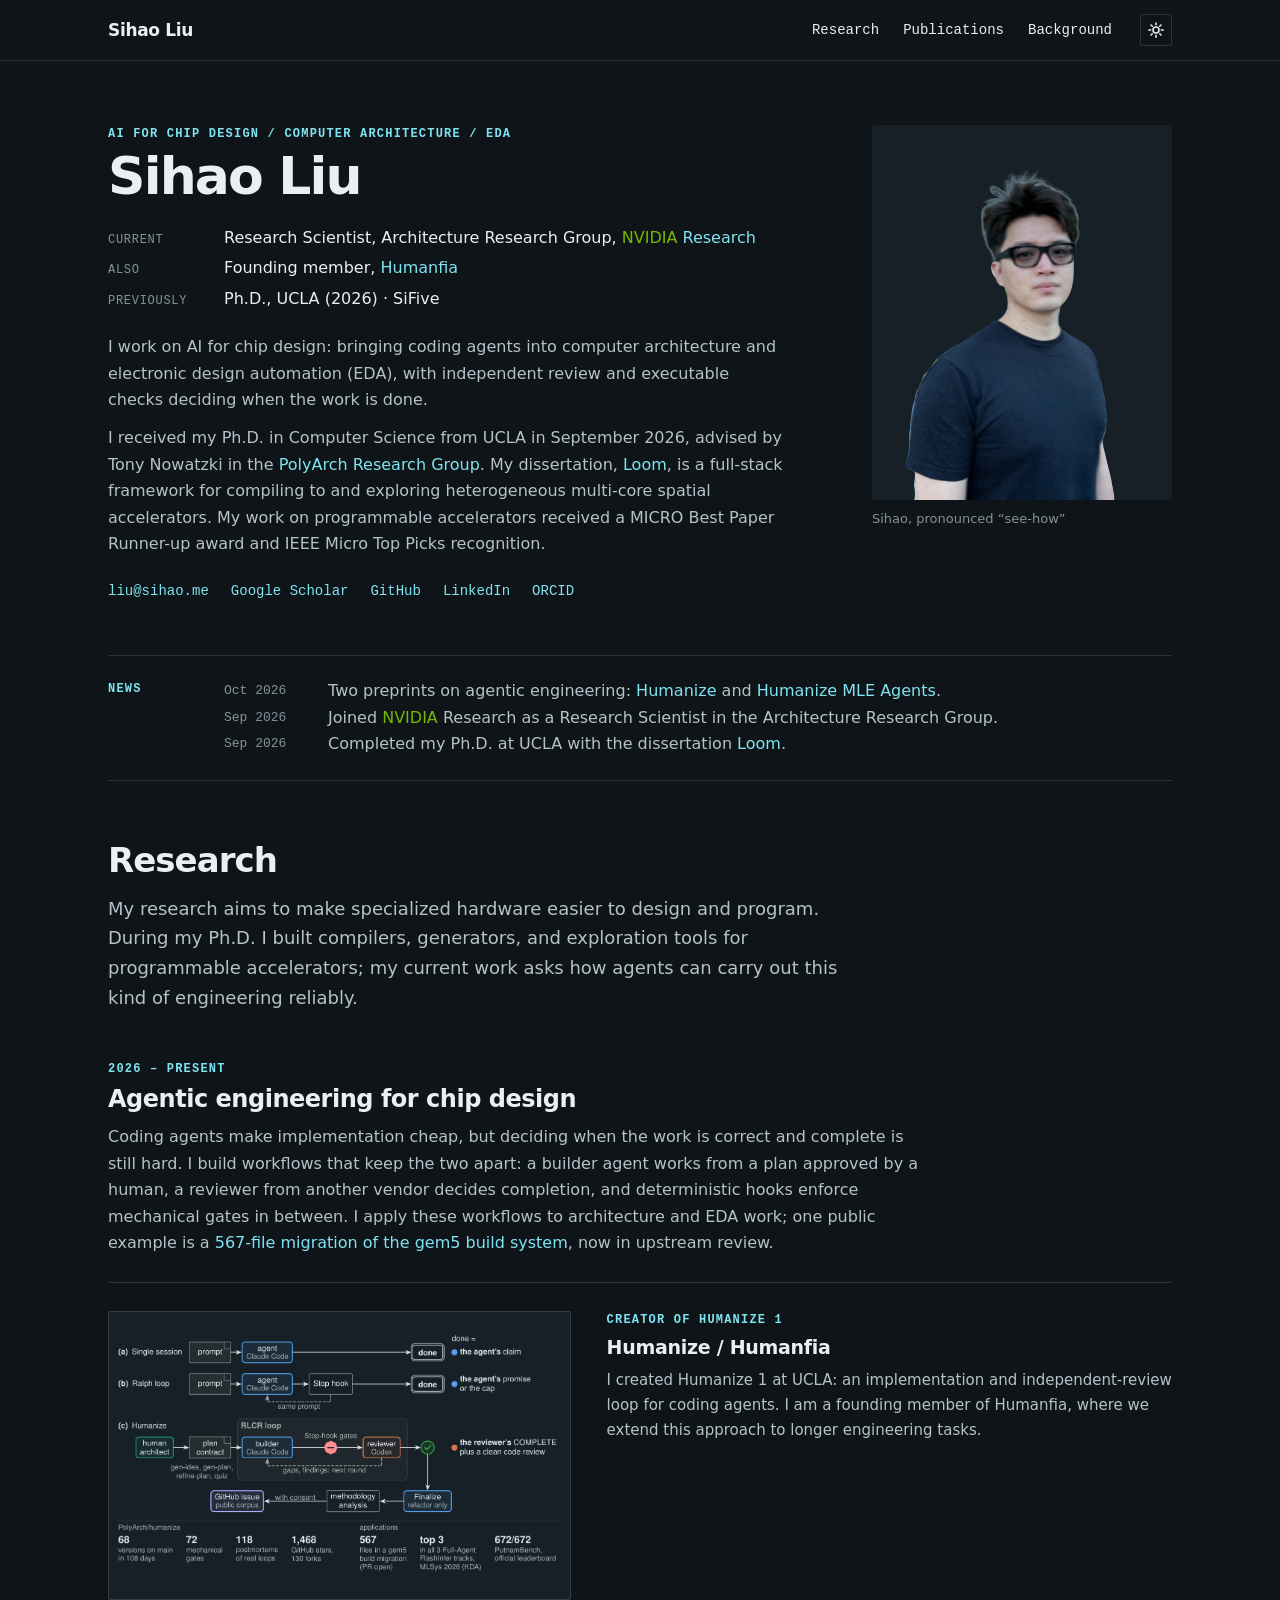
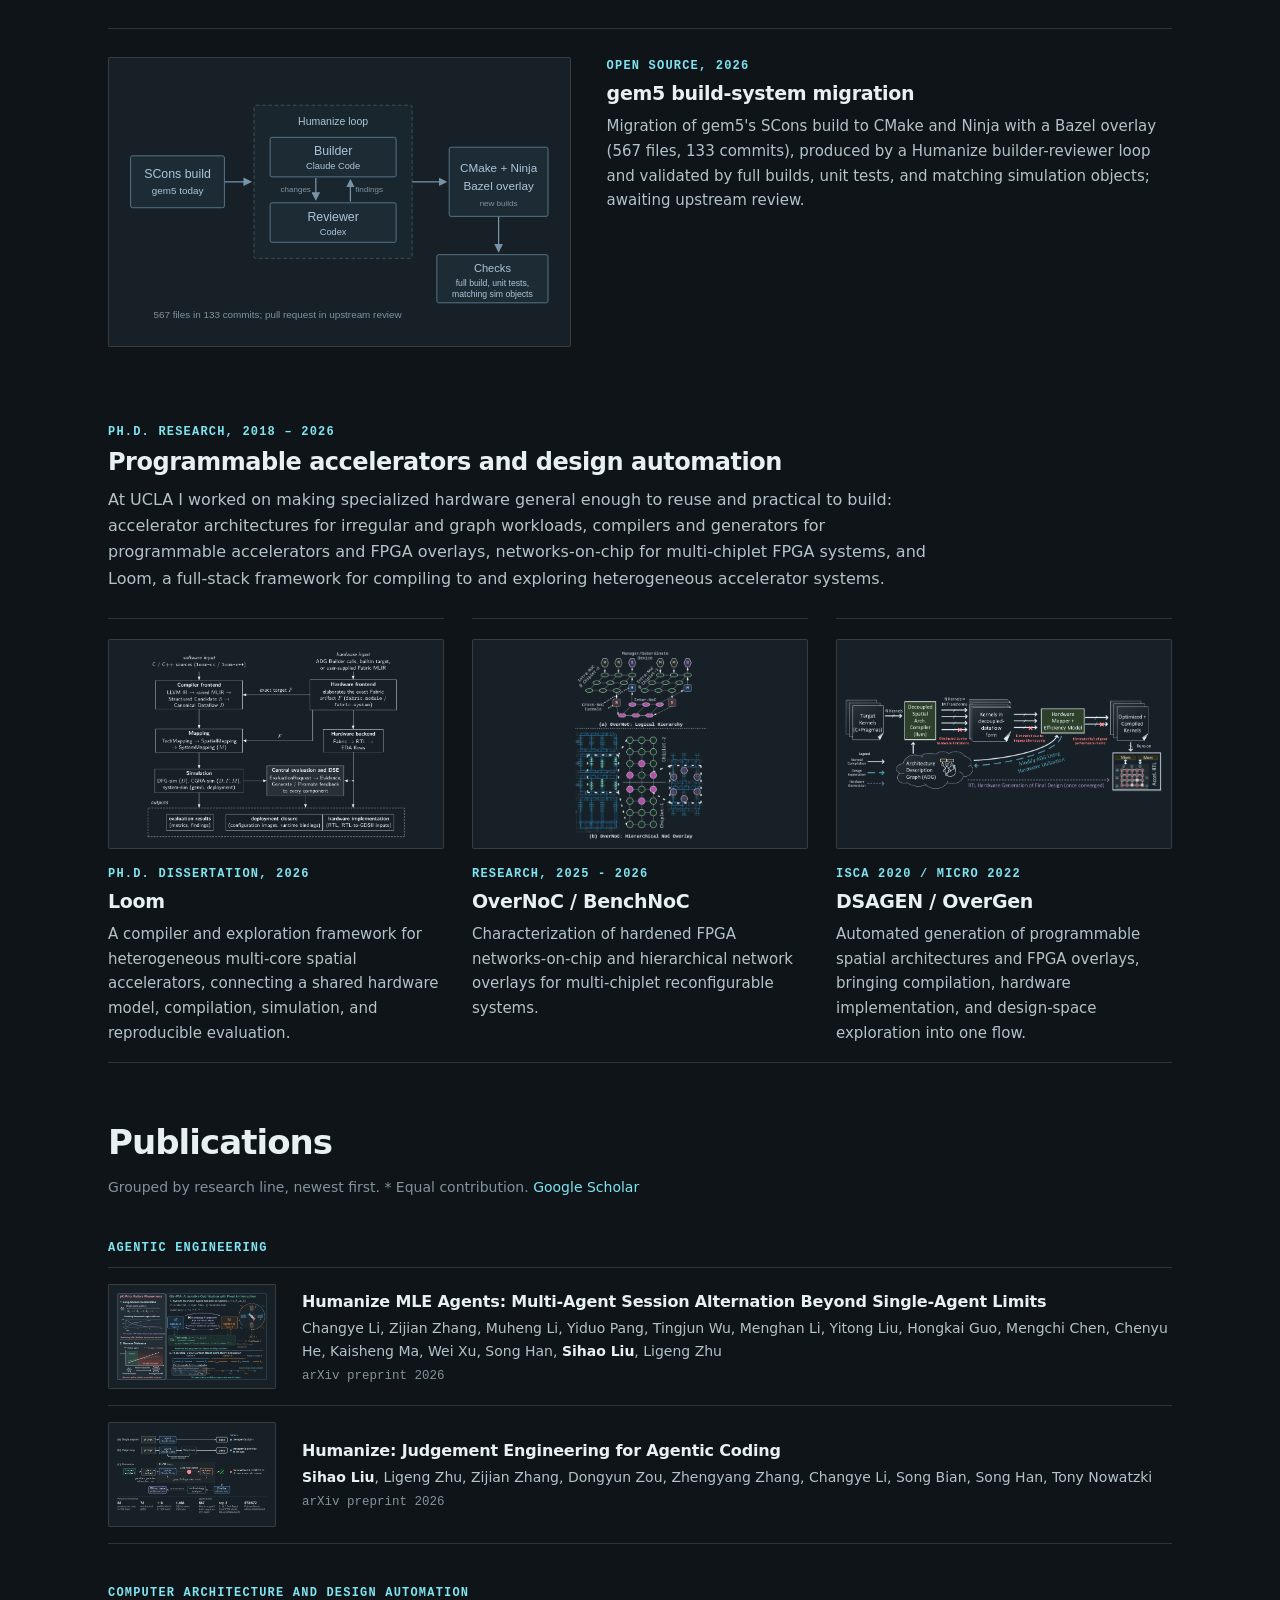
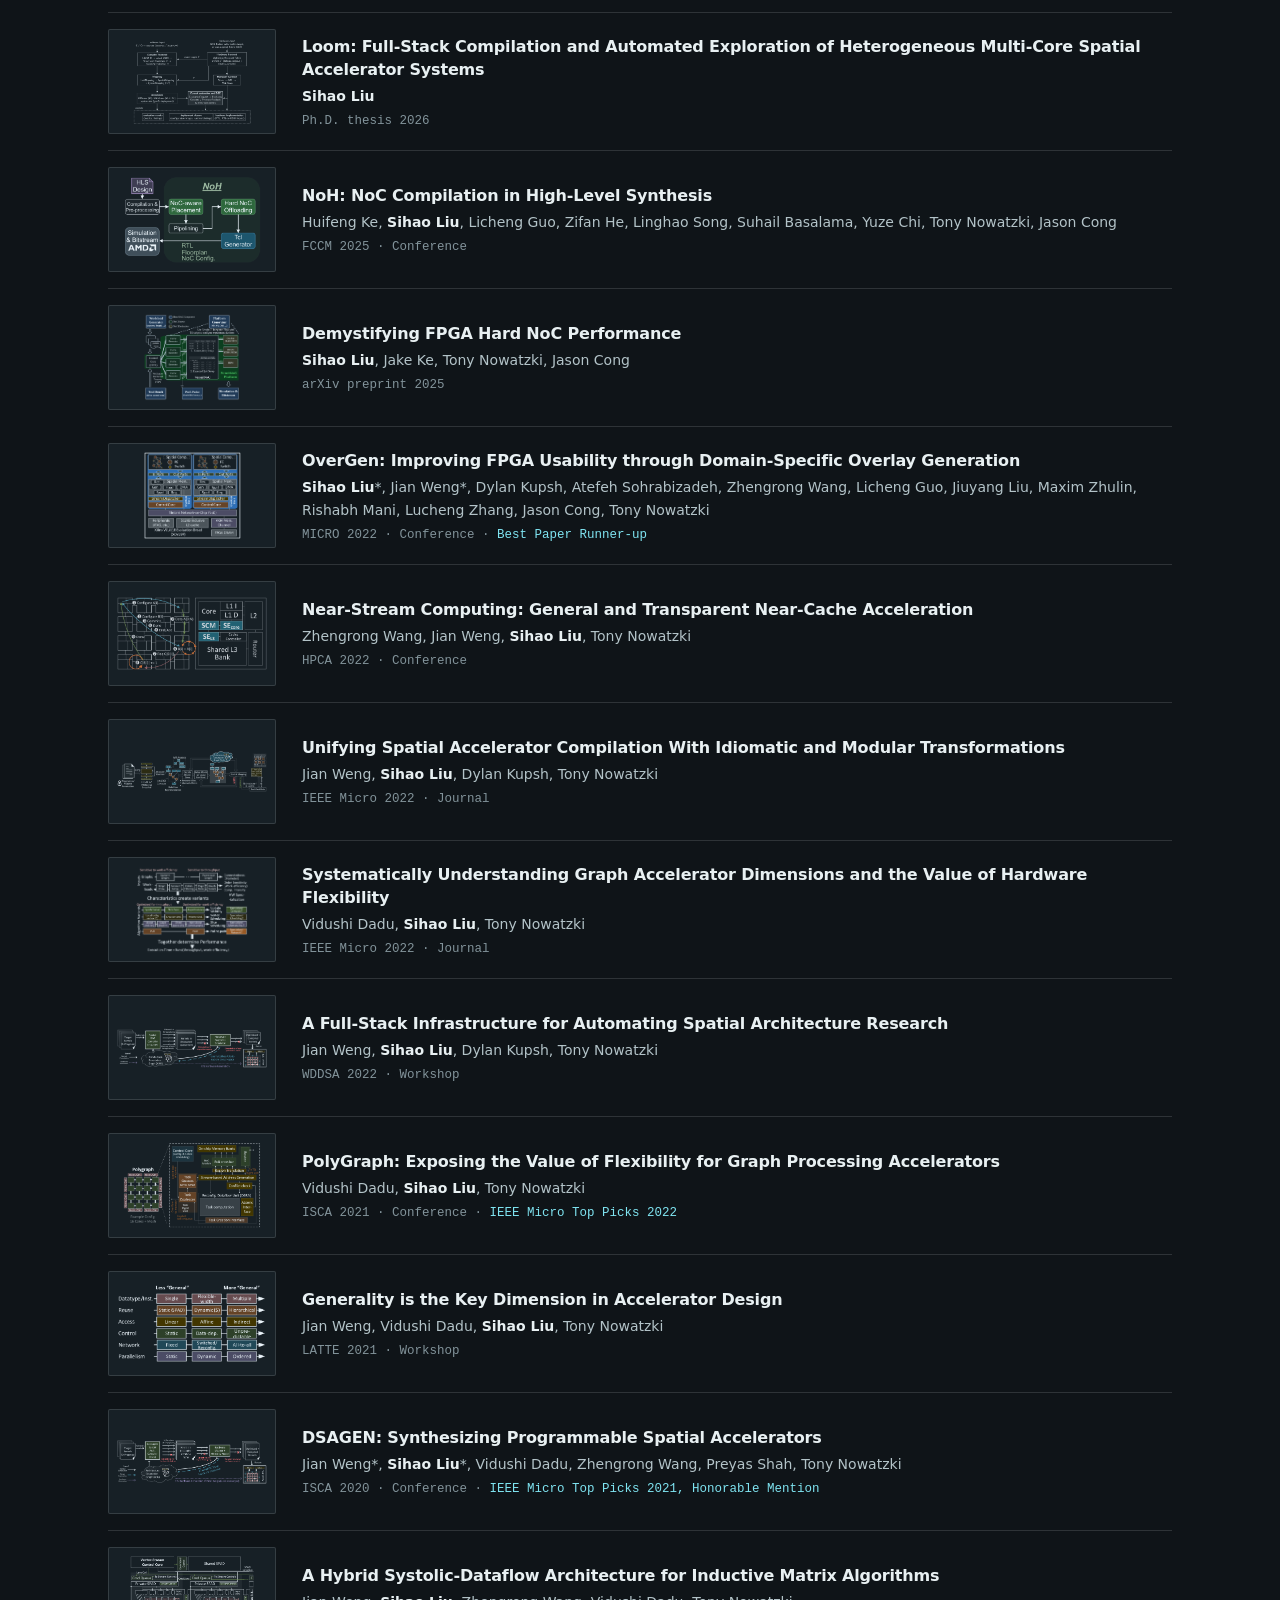
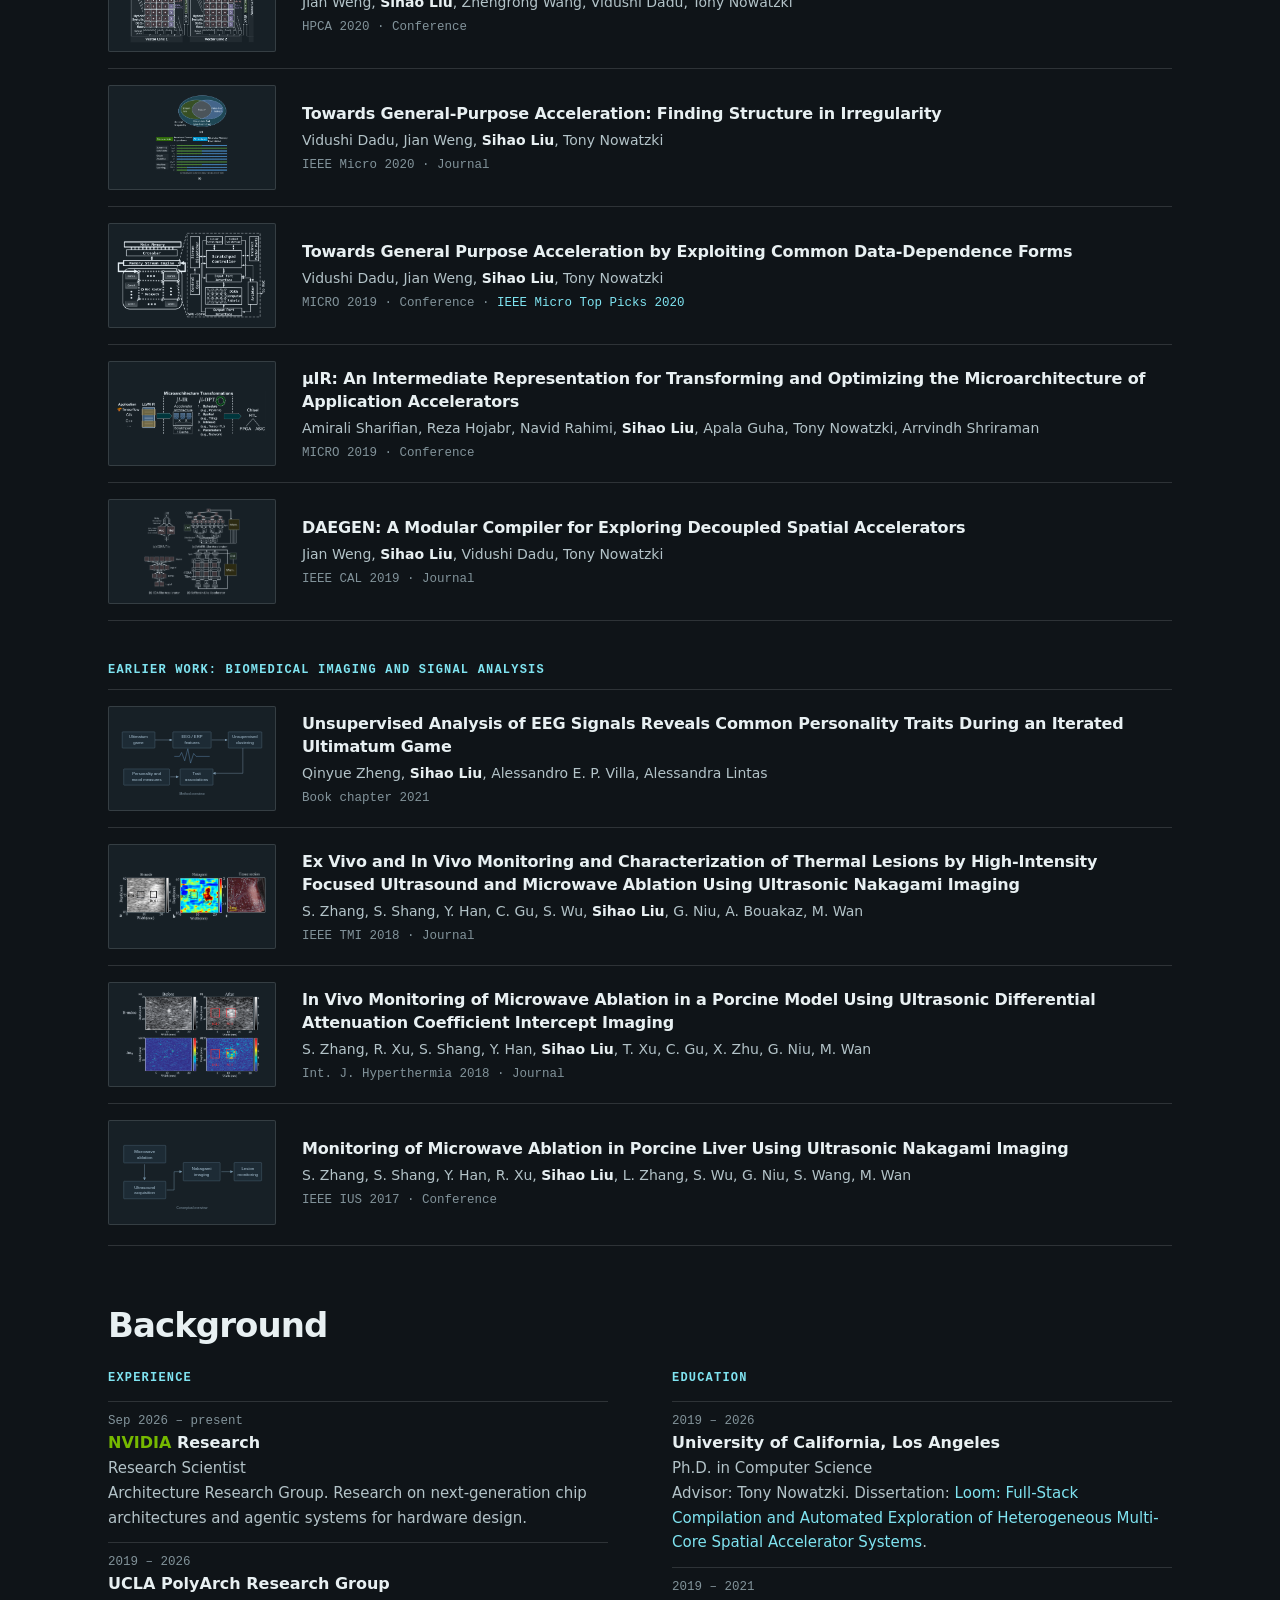
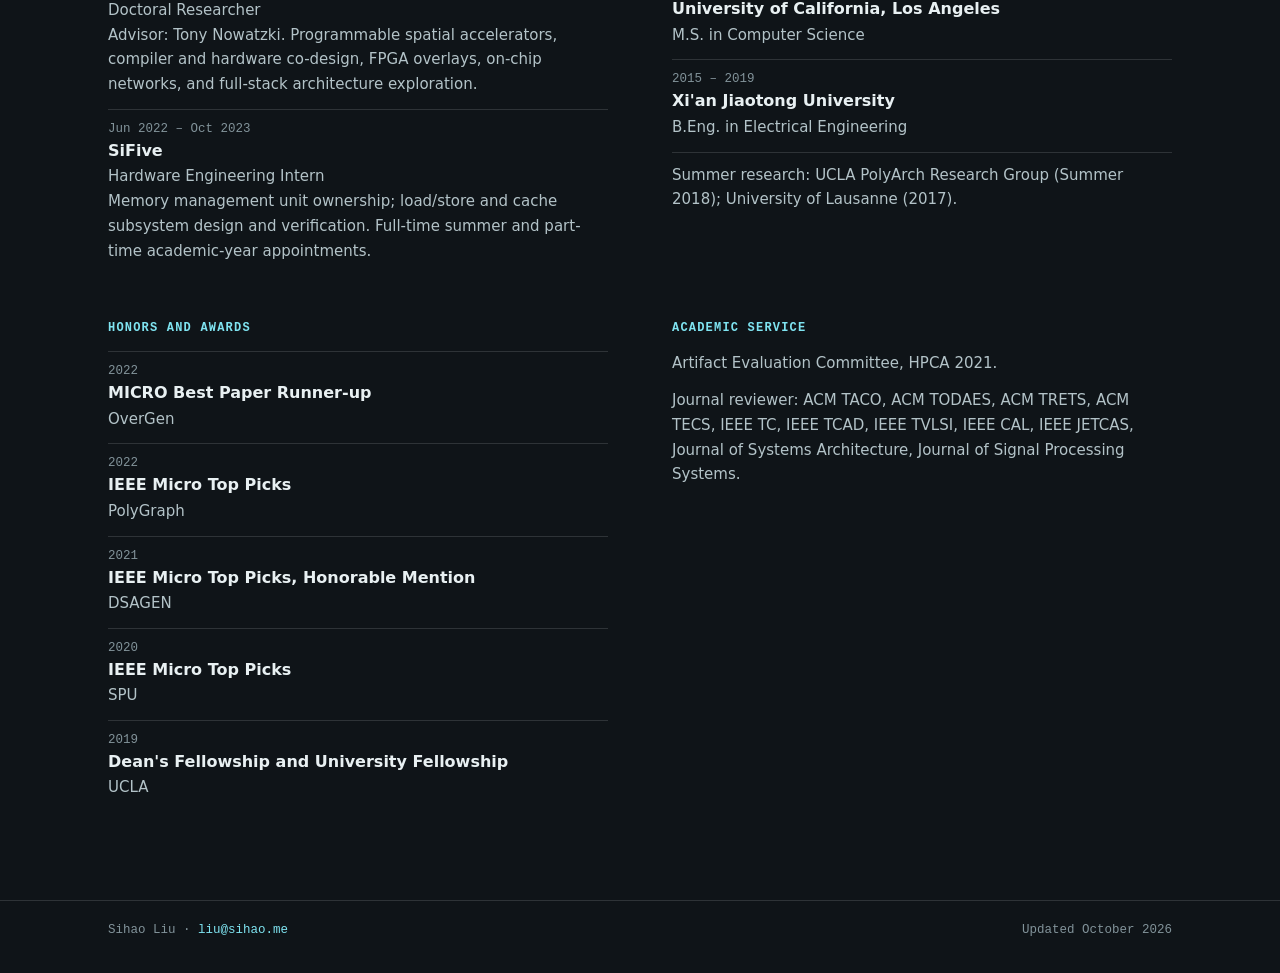
<file: index.html>
<!doctype html>
<html lang="en" data-theme="dark">
<head>
  <meta charset="utf-8">
  <meta name="viewport" content="width=device-width, initial-scale=1">
  <title>Sihao Liu | AI for Chip Design | NVIDIA Research</title>
  <meta name="description" content="Sihao Liu is a Research Scientist at NVIDIA Research working on AI for chip design: coding agents for computer architecture and EDA. Founding member of Humanfia. Ph.D., UCLA.">
  <meta name="color-scheme" content="dark light">
  <link rel="canonical" href="https://sihao.me/">
  <link rel="icon" href="assets/favicon.svg" type="image/svg+xml">
  <script>try { if (localStorage.getItem("theme") === "light") document.documentElement.dataset.theme = "light"; } catch {}</script>
  <link rel="stylesheet" href="stylesheet.css">
  <script src="theme.js" defer></script>
  <script src="figures.js" defer></script>
</head>
<body>
<svg class="figure-filters" aria-hidden="true" xmlns="http://www.w3.org/2000/svg">
  <defs>
    <!-- Reverse paper/ink luminance while retaining chromatic differences in sRGB:
         out = ink + 0.82 * (rgb - 2 * luma). White maps to --figure-paper; black maps to the paper-white ink. -->
    <filter id="dark-figure-ink" color-interpolation-filters="sRGB">
      <feColorMatrix type="matrix" values=".471 -1.173 -.118 0 .910 -.349 -.353 -.118 0 .945 -.349 -1.173 .702 0 .969 0 0 0 1 0"/>
    </filter>
  </defs>
</svg>
<dialog class="figure-viewer" aria-label="Enlarged figure">
  <div class="figure-viewer-controls"><a class="figure-original" target="_blank" rel="noopener noreferrer">Original image</a><button type="button" class="figure-close" aria-label="Close enlarged figure">Close</button></div>
  <figure class="work-figure figure-enlarged"></figure>
</dialog>
<a class="skip-link" href="#main">Skip to content</a>
<header class="site-header">
  <div class="header-inner">
    <a class="wordmark" href="#top">Sihao Liu</a>
    <nav aria-label="Main navigation"><a href="#research">Research</a><a href="#publications">Publications</a><a href="#background">Background</a></nav>
    <button id="theme-toggle" type="button" hidden><svg class="dark-only" viewBox="0 0 24 24" width="18" height="18" fill="none" stroke="currentColor" stroke-width="2" stroke-linecap="round" stroke-linejoin="round" aria-hidden="true"><circle cx="12" cy="12" r="4"/><path d="M12 2.5V5M12 19v2.5M2.5 12H5M19 12h2.5M5.28 5.28l1.77 1.77M16.95 16.95l1.77 1.77M5.28 18.72l1.77-1.77M16.95 7.05l1.77-1.77"/></svg><svg class="light-only" viewBox="0 0 24 24" width="18" height="18" fill="none" stroke="currentColor" stroke-width="2" stroke-linecap="round" stroke-linejoin="round" aria-hidden="true"><path d="M11.5 3.5A8.5 8.5 0 1 0 20.5 12.5A6.5 6.5 0 0 1 11.5 3.5Z"/></svg></button>
  </div>
</header>
<main id="main">
  <section class="intro" id="top" aria-labelledby="name">
    <div class="intro-head">
      <p class="kicker">AI for chip design / Computer architecture / EDA</p>
      <h1 id="name">Sihao Liu</h1>
    </div>
    <figure class="portrait"><div class="portrait-plate"><img class="light-only" src="assets/portrait-light-shirt-680.webp" srcset="assets/portrait-light-shirt-340.webp 340w, assets/portrait-light-shirt-680.webp 680w, assets/portrait-light-shirt-1020.webp 1020w" sizes="(max-width: 760px) 260px, 360px" alt="Sihao Liu" width="1020" height="1020" loading="lazy" decoding="async"><img class="dark-only" src="assets/portrait-680.webp" srcset="assets/portrait-340.webp 340w, assets/portrait-680.webp 680w, assets/portrait-1020.webp 1020w" sizes="(max-width: 760px) 260px, 360px" alt="Sihao Liu" width="1020" height="1020" loading="lazy" decoding="async"></div><figcaption>Sihao, pronounced &ldquo;see-how&rdquo;</figcaption></figure>
    <div class="intro-body">
      <dl class="roles">
        <div><dt>Current</dt><dd>Research Scientist, Architecture Research Group, <a href="https://research.nvidia.com/person/sihao-liu"><span class="nvidia-word">NVIDIA</span> Research</a></dd></div>
        <div><dt>Also</dt><dd>Founding member, <a href="https://humanfia.ai/about/">Humanfia</a></dd></div>
        <div><dt>Previously</dt><dd>Ph.D., UCLA (2026) &middot; SiFive</dd></div>
      </dl>
      <p>I work on AI for chip design: bringing coding agents into computer architecture and electronic design automation (EDA), with independent review and executable checks deciding when the work is done.</p>
      <p>I received my Ph.D. in Computer Science from UCLA in September 2026, advised by Tony Nowatzki in the <a href="https://polyarch.cs.ucla.edu/">PolyArch Research Group</a>. My dissertation, <a href="#paper-loom">Loom</a>, is a full-stack framework for compiling to and exploring heterogeneous multi-core spatial accelerators. My work on programmable accelerators received a MICRO Best Paper Runner-up award and IEEE Micro Top Picks recognition.</p>
      <p class="links"><a href="mailto:liu@sihao.me">liu@sihao.me</a><a href="https://scholar.google.com/citations?user=0rzPGiYAAAAJ">Google Scholar</a><a href="https://github.com/SihaoLiu">GitHub</a><a href="https://www.linkedin.com/in/sihao-liu">LinkedIn</a><a href="https://orcid.org/0000-0003-0937-2460">ORCID</a></p>
    </div>
  </section>
  <section class="news" aria-labelledby="news-heading">
    <h2 id="news-heading" class="kicker">News</h2>
    <ul>
      <li><time datetime="2026-10">Oct 2026</time><span>Two preprints on agentic engineering: <a href="#paper-humanize-preprint">Humanize</a> and <a href="#paper-humanize-mle">Humanize MLE Agents</a>.</span></li>
      <li><time datetime="2026-09">Sep 2026</time><span>Joined <span class="nvidia-word">NVIDIA</span> Research as a Research Scientist in the Architecture Research Group.</span></li>
      <li><time datetime="2026-09">Sep 2026</time><span>Completed my Ph.D. at UCLA with the dissertation <a href="#paper-loom">Loom</a>.</span></li>
    </ul>
  </section>
  <section id="research" aria-labelledby="research-heading">
    <h2 id="research-heading">Research</h2>
    <p class="lede">My research aims to make specialized hardware easier to design and program. During my Ph.D. I built compilers, generators, and exploration tools for programmable accelerators; my current work asks how agents can carry out this kind of engineering reliably.</p>
    <div class="thread">
      <p class="kicker">2026 &ndash; present</p>
      <h3>Agentic engineering for chip design</h3>
      <p class="thread-text">Coding agents make implementation cheap, but deciding when the work is correct and complete is still hard. I build workflows that keep the two apart: a builder agent works from a plan approved by a human, a reviewer from another vendor decides completion, and deterministic hooks enforce mechanical gates in between. I apply these workflows to architecture and EDA work; one public example is a <a href="https://github.com/gem5/gem5/pull/2969">567-file migration of the gem5 build system</a>, now in upstream review.</p>
      <div class="project-list">
        <article class="project" id="project-humanize"><figure class="work-figure"><a href="assets/work/humanize-preprint.png" target="_blank" rel="noopener noreferrer" title="Figure 1" aria-label="Enlarge figure: humanize-preprint"><svg viewBox="0 0 1191 657" role="img" aria-label="Humanize compares single-session and Ralph loops with a plan contract, builder, independent reviewer, mechanical gates, and a learning loop."><g class="figure-ink"><image href="assets/work/humanize-preprint.png" width="1191" height="657"/></g></svg></a></figure><div class="project-text"><p class="kicker">Creator of Humanize 1</p><h4><a href="https://humanfia.ai/about/">Humanize / Humanfia</a></h4><p>I created Humanize 1 at UCLA: an implementation and independent-review loop for coding agents. I am a founding member of Humanfia, where we extend this approach to longer engineering tasks.</p></div></article><article class="project" id="project-gem5"><figure class="work-figure"><a href="assets/work/gem5.svg" target="_blank" rel="noopener noreferrer" title="Migration overview (original illustration)" aria-label="Enlarge figure: gem5"><svg viewBox="0 0 720.0 400.0" role="img" aria-label="gem5 build-system migration: a Humanize loop with a Claude Code builder and a Codex reviewer moves gem5 from SCons to CMake and Ninja with a Bazel overlay, checked by the full build, unit tests, and matching simulation objects."><g class="figure-ink"><image href="assets/work/gem5.svg" width="720.0" height="400.0"/></g></svg></a></figure><div class="project-text"><p class="kicker">Open source, 2026</p><h4><a href="https://github.com/gem5/gem5/pull/2969">gem5 build-system migration</a></h4><p>Migration of gem5&#x27;s SCons build to CMake and Ninja with a Bazel overlay (567 files, 133 commits), produced by a Humanize builder-reviewer loop and validated by full builds, unit tests, and matching simulation objects; awaiting upstream review.</p></div></article>
        
      </div>
    </div>
    <div class="thread">
      <p class="kicker">Ph.D. research, 2018 &ndash; 2026</p>
      <h3>Programmable accelerators and design automation</h3>
      <p class="thread-text">At UCLA I worked on making specialized hardware general enough to reuse and practical to build: accelerator architectures for irregular and graph workloads, compilers and generators for programmable accelerators and FPGA overlays, networks-on-chip for multi-chiplet FPGA systems, and Loom, a full-stack framework for compiling to and exploring heterogeneous accelerator systems.</p>
      <div class="project-grid"><article class="project" id="project-loom"><figure class="work-figure"><a href="assets/work/loom.png" target="_blank" rel="noopener noreferrer" title="Figure 3.1" aria-label="Enlarge figure: loom"><svg viewBox="0 0 843 613" role="img" aria-label="Loom full-stack architecture linking compiler and hardware frontends, mapping, simulation, hardware generation, and shared evaluation."><g class="figure-ink"><image href="assets/work/loom.png" width="843" height="613"/></g></svg></a></figure><div class="project-text"><p class="kicker">Ph.D. dissertation, 2026</p><h4><a href="https://escholarship.org/uc/item/84k2g515">Loom</a></h4><p>A compiler and exploration framework for heterogeneous multi-core spatial accelerators, connecting a shared hardware model, compilation, simulation, and reproducible evaluation.</p></div></article><article class="project" id="project-overnoc"><figure class="work-figure"><a href="assets/work/overnoc.png" target="_blank" rel="noopener noreferrer" title="Dissertation Figure 6.12, logical hierarchy and overlay" aria-label="Enlarge figure: overnoc"><svg viewBox="0 0 712 995" role="img" aria-label="OverNoC logical hierarchy and a hierarchical NoC overlay spanning multiple FPGA chiplets."><g class="figure-ink"><image href="assets/work/overnoc.png" width="712" height="995"/></g></svg></a></figure><div class="project-text"><p class="kicker">Research, 2025 - 2026</p><h4><a href="https://arxiv.org/abs/2503.10861">OverNoC / BenchNoC</a></h4><p>Characterization of hardened FPGA networks-on-chip and hierarchical network overlays for multi-chiplet reconfigurable systems.</p></div></article><article class="project" id="project-dsa"><figure class="work-figure"><a href="assets/work/dsagen.png" target="_blank" rel="noopener noreferrer" title="Figure 1" aria-label="Enlarge figure: dsagen"><svg viewBox="0 0 961 286" role="img" aria-label="DSAGEN flow from target kernels through a decoupled spatial compiler and hardware mapper, with an architecture description graph guiding exploration and RTL generation."><g class="figure-ink"><image href="assets/work/dsagen.png" width="961" height="286"/></g></svg></a></figure><div class="project-text"><p class="kicker">ISCA 2020 / MICRO 2022</p><h4><a href="https://github.com/PolyArch/dsa-framework">DSAGEN / OverGen</a></h4><p>Automated generation of programmable spatial architectures and FPGA overlays, bringing compilation, hardware implementation, and design-space exploration into one flow.</p></div></article></div>
    </div>
  </section>
  <section id="publications" aria-labelledby="publications-heading">
    <h2 id="publications-heading">Publications</h2>
    <p class="note">Grouped by research line, newest first. * Equal contribution. <a href="https://scholar.google.com/citations?user=0rzPGiYAAAAJ">Google Scholar</a></p>
    <h3 class="kicker group">Agentic engineering</h3>
    <article class="paper" id="paper-humanize-mle"><figure class="work-figure"><a href="assets/work/humanize-mle.png" target="_blank" rel="noopener noreferrer" title="Figure 1" aria-label="Enlarge figure: humanize-mle"><svg viewBox="0 0 1143 663" role="img" aria-label="Humanize MLE Agents alternate agents with capped experiments and context resets over a shared workspace, modelled as a context-reset semi-Markov decision process."><g class="figure-ink"><image href="assets/work/humanize-mle.png" width="1143" height="663"/></g></svg></a></figure><div class="paper-text"><h4><a href="https://arxiv.org/abs/2610.13494">Humanize MLE Agents: Multi-Agent Session Alternation Beyond Single-Agent Limits</a></h4><p class="paper-authors">Changye Li, Zijian Zhang, Muheng Li, Yiduo Pang, Tingjun Wu, Menghan Li, Yitong Liu, Hongkai Guo, Mengchi Chen, Chenyu He, Kaisheng Ma, Wei Xu, Song Han, <strong>Sihao Liu</strong>, Ligeng Zhu</p><p class="paper-meta">arXiv preprint 2026</p></div></article><article class="paper" id="paper-humanize-preprint"><figure class="work-figure"><a href="assets/work/humanize-preprint.png" target="_blank" rel="noopener noreferrer" title="Figure 1" aria-label="Enlarge figure: humanize-preprint"><svg viewBox="0 0 1191 657" role="img" aria-label="Humanize compares single-session and Ralph loops with a plan contract, builder, independent reviewer, mechanical gates, and a learning loop."><g class="figure-ink"><image href="assets/work/humanize-preprint.png" width="1191" height="657"/></g></svg></a></figure><div class="paper-text"><h4><a href="https://arxiv.org/abs/2610.08900">Humanize: Judgement Engineering for Agentic Coding</a></h4><p class="paper-authors"><strong>Sihao Liu</strong>, Ligeng Zhu, Zijian Zhang, Dongyun Zou, Zhengyang Zhang, Changye Li, Song Bian, Song Han, Tony Nowatzki</p><p class="paper-meta">arXiv preprint 2026</p></div></article>
    <h3 class="kicker group">Computer architecture and design automation</h3>
    <article class="paper" id="paper-loom"><figure class="work-figure"><a href="assets/work/loom.png" target="_blank" rel="noopener noreferrer" title="Figure 3.1" aria-label="Enlarge figure: loom"><svg viewBox="0 0 843 613" role="img" aria-label="Loom full-stack architecture linking compiler and hardware frontends, mapping, simulation, hardware generation, and shared evaluation."><g class="figure-ink"><image href="assets/work/loom.png" width="843" height="613"/></g></svg></a></figure><div class="paper-text"><h4><a href="https://escholarship.org/uc/item/84k2g515">Loom: Full-Stack Compilation and Automated Exploration of Heterogeneous Multi-Core Spatial Accelerator Systems</a></h4><p class="paper-authors"><strong>Sihao Liu</strong></p><p class="paper-meta">Ph.D. thesis 2026</p></div></article><article class="paper" id="paper-noh"><figure class="work-figure"><a href="assets/work/noh.png" target="_blank" rel="noopener noreferrer" title="Figure 3" aria-label="Enlarge figure: noh"><svg viewBox="0 0 961 607" role="img" aria-label="NoH compilation flow connecting HLS preprocessing to NoC-aware placement, pipelining, hard NoC offloading, Tcl generation, and simulation or bitstream generation."><g class="figure-ink"><image href="assets/work/noh.png" width="961" height="607"/></g></svg></a></figure><div class="paper-text"><h4><a href="https://suhailb.github.io/uploads/papers/noh.pdf">NoH: NoC Compilation in High-Level Synthesis</a></h4><p class="paper-authors">Huifeng Ke, <strong>Sihao Liu</strong>, Licheng Guo, Zifan He, Linghao Song, Suhail Basalama, Yuze Chi, Tony Nowatzki, Jason Cong</p><p class="paper-meta">FCCM 2025 &middot; Conference</p></div></article><article class="paper" id="paper-benchnoc"><figure class="work-figure"><a href="assets/work/benchnoc.png" target="_blank" rel="noopener noreferrer" title="Figure 4" aria-label="Enlarge figure: benchnoc"><svg viewBox="0 0 961 873" role="img" aria-label="BenchNoC toolchain with workload and platform generators, traffic generators, a Versal NoC, memory targets, a control core, a performance probe, and simulation or bitstream output."><g class="figure-ink"><image href="assets/work/benchnoc.png" width="961" height="873"/></g></svg></a></figure><div class="paper-text"><h4><a href="https://arxiv.org/abs/2503.10861">Demystifying FPGA Hard NoC Performance</a></h4><p class="paper-authors"><strong>Sihao Liu</strong>, Jake Ke, Tony Nowatzki, Jason Cong</p><p class="paper-meta">arXiv preprint 2025</p></div></article><article class="paper" id="paper-overgen"><figure class="work-figure"><a href="assets/work/overgen.png" target="_blank" rel="noopener noreferrer" title="Figure 8" aria-label="Enlarge figure: overgen"><svg viewBox="0 0 961 854" role="img" aria-label="OverGen dual-tile FPGA overlay with spatial compute and memory blocks, stream dispatchers, control cores, and a shared TileLink network."><g class="figure-ink"><image href="assets/work/overgen.png" width="961" height="854"/></g></svg></a></figure><div class="paper-text"><h4><a href="https://polyarch.cs.ucla.edu/papers/micro2022-overgen.pdf">OverGen: Improving FPGA Usability through Domain-Specific Overlay Generation</a></h4><p class="paper-authors"><strong>Sihao Liu</strong>*, Jian Weng*, Dylan Kupsh, Atefeh Sohrabizadeh, Zhengrong Wang, Licheng Guo, Jiuyang Liu, Maxim Zhulin, Rishabh Mani, Lucheng Zhang, Jason Cong, Tony Nowatzki</p><p class="paper-meta">MICRO 2022 &middot; Conference &middot; <em>Best Paper Runner-up</em></p></div></article><article class="paper" id="paper-nearstream"><figure class="work-figure"><a href="assets/work/nearstream.png" target="_blank" rel="noopener noreferrer" title="Figure 5" aria-label="Enlarge figure: nearstream"><svg viewBox="0 0 961 467" role="img" aria-label="Near-Stream Computing overview showing stream coordination across cache tiles and a tile with core and L3 stream engines beside a shared L3 bank."><g class="figure-ink"><image href="assets/work/nearstream.png" width="961" height="467"/></g></svg></a></figure><div class="paper-text"><h4><a href="https://polyarch.cs.ucla.edu/papers/hpca2022-near-stream-computing.pdf">Near-Stream Computing: General and Transparent Near-Cache Acceleration</a></h4><p class="paper-authors">Zhengrong Wang, Jian Weng, <strong>Sihao Liu</strong>, Tony Nowatzki</p><p class="paper-meta">HPCA 2022 &middot; Conference</p></div></article><article class="paper" id="paper-idiomatic"><figure class="work-figure"><a href="assets/work/idiomatic.png" target="_blank" rel="noopener noreferrer" title="Figure 2" aria-label="Enlarge figure: idiomatic"><svg viewBox="0 0 961 261" role="img" aria-label="Idiomatic compiler overview from pragma-annotated programs to decoupled dataflow, memory analysis, architecture-aware transformations, spatial mapping, and generated control code."><g class="figure-ink"><image href="assets/work/idiomatic.png" width="961" height="261"/></g></svg></a></figure><div class="paper-text"><h4><a href="https://doi.ieeecomputersociety.org/10.1109/MM.2022.3189976">Unifying Spatial Accelerator Compilation With Idiomatic and Modular Transformations</a></h4><p class="paper-authors">Jian Weng, <strong>Sihao Liu</strong>, Dylan Kupsh, Tony Nowatzki</p><p class="paper-meta">IEEE Micro 2022 &middot; Journal</p></div></article><article class="paper" id="paper-polygraph-micro"><figure class="work-figure"><a href="assets/work/polygraph-micro.png" target="_blank" rel="noopener noreferrer" title="Figure 1" aria-label="Enlarge figure: polygraph-micro"><svg viewBox="0 0 961 734" role="img" aria-label="A diagram connects graph and workload properties to graph-processing algorithm variants, hardware choices, and performance."><g class="figure-ink"><image href="assets/work/polygraph-micro.png" width="961" height="734"/></g></svg></a></figure><div class="paper-text"><h4><a href="https://doi.org/10.1109/MM.2022.3160862">Systematically Understanding Graph Accelerator Dimensions and the Value of Hardware Flexibility</a></h4><p class="paper-authors">Vidushi Dadu, <strong>Sihao Liu</strong>, Tony Nowatzki</p><p class="paper-meta">IEEE Micro 2022 &middot; Journal</p></div></article><article class="paper" id="paper-fullstack"><figure class="work-figure"><a href="assets/work/fullstack.png" target="_blank" rel="noopener noreferrer" title="Figure 1" aria-label="Enlarge figure: fullstack"><svg viewBox="0 0 961 253" role="img" aria-label="Full-stack accelerator automation flow linking target kernels, a spatial compiler, a hardware mapper and simulator, architecture graph exploration, and RTL generation."><g class="figure-ink"><image href="assets/work/fullstack.png" width="961" height="253"/></g></svg></a></figure><div class="paper-text"><h4><a href="https://www.escalab.org/wp-content/uploads/2022/10/gpdsa2022-paper46.pdf">A Full-Stack Infrastructure for Automating Spatial Architecture Research</a></h4><p class="paper-authors">Jian Weng, <strong>Sihao Liu</strong>, Dylan Kupsh, Tony Nowatzki</p><p class="paper-meta">WDDSA 2022 &middot; Workshop</p></div></article><article class="paper" id="paper-polygraph"><figure class="work-figure"><a href="assets/work/polygraph.png" target="_blank" rel="noopener noreferrer" title="Figure 11" aria-label="Enlarge figure: polygraph"><svg viewBox="0 0 961 607" role="img" aria-label="PolyGraph multicore mesh and a core containing task queues, a task coalescer, stream address generation, on-chip memory banks, and a reconfigurable dataflow unit."><g class="figure-ink"><image href="assets/work/polygraph.png" width="961" height="607"/></g></svg></a></figure><div class="paper-text"><h4><a href="https://polyarch.cs.ucla.edu/papers/isca2021-polygraph.pdf">PolyGraph: Exposing the Value of Flexibility for Graph Processing Accelerators</a></h4><p class="paper-authors">Vidushi Dadu, <strong>Sihao Liu</strong>, Tony Nowatzki</p><p class="paper-meta">ISCA 2021 &middot; Conference &middot; <em>IEEE Micro Top Picks 2022</em></p></div></article><article class="paper" id="paper-latte"><figure class="work-figure"><a href="assets/work/latte.png" target="_blank" rel="noopener noreferrer" title="Figure 1" aria-label="Enlarge figure: latte"><svg viewBox="0 0 961 510" role="img" aria-label="Six rows show increasing accelerator generality in data types, reuse, memory access, control, networks, and parallelism."><g class="figure-ink"><image href="assets/work/latte.png" width="961" height="510"/></g></svg></a></figure><div class="paper-text"><h4><a href="https://capra.cs.cornell.edu/latte21/paper/32.pdf">Generality is the Key Dimension in Accelerator Design</a></h4><p class="paper-authors">Jian Weng, Vidushi Dadu, <strong>Sihao Liu</strong>, Tony Nowatzki</p><p class="paper-meta">LATTE 2021 &middot; Workshop</p></div></article><article class="paper" id="paper-dsagen"><figure class="work-figure"><a href="assets/work/dsagen.png" target="_blank" rel="noopener noreferrer" title="Figure 1" aria-label="Enlarge figure: dsagen"><svg viewBox="0 0 961 286" role="img" aria-label="DSAGEN flow from target kernels through a decoupled spatial compiler and hardware mapper, with an architecture description graph guiding exploration and RTL generation."><g class="figure-ink"><image href="assets/work/dsagen.png" width="961" height="286"/></g></svg></a></figure><div class="paper-text"><h4><a href="https://polyarch.cs.ucla.edu/papers/isca2020-daegen.pdf">DSAGEN: Synthesizing Programmable Spatial Accelerators</a></h4><p class="paper-authors">Jian Weng*, <strong>Sihao Liu</strong>*, Vidushi Dadu, Zhengrong Wang, Preyas Shah, Tony Nowatzki</p><p class="paper-meta">ISCA 2020 &middot; Conference &middot; <em>IEEE Micro Top Picks 2021, Honorable Mention</em></p></div></article><article class="paper" id="paper-revel"><figure class="work-figure"><a href="assets/work/revel.png" target="_blank" rel="noopener noreferrer" title="Figure 14" aria-label="Enlarge figure: revel"><svg viewBox="0 0 961 674" role="img" aria-label="REVEL architecture with a vector-stream control core, shared scratchpad, command queues, and vector lanes containing private scratchpads and hybrid systolic-dataflow fabrics."><g class="figure-ink"><image href="assets/work/revel.png" width="961" height="674"/></g></svg></a></figure><div class="paper-text"><h4><a href="https://polyarch.cs.ucla.edu/papers/hpca2020-revel.pdf">A Hybrid Systolic-Dataflow Architecture for Inductive Matrix Algorithms</a></h4><p class="paper-authors">Jian Weng, <strong>Sihao Liu</strong>, Zhengrong Wang, Vidushi Dadu, Tony Nowatzki</p><p class="paper-meta">HPCA 2020 &middot; Conference</p></div></article><article class="paper" id="paper-spu-micro"><figure class="work-figure"><a href="assets/work/spu-micro.png" target="_blank" rel="noopener noreferrer" title="Figure 1" aria-label="Enlarge figure: spu-micro"><svg viewBox="0 0 961 1133" role="img" aria-label="A Venn diagram and workload chart classify algorithms by stream-join and alias-free indirect data dependences."><g class="figure-ink"><image href="assets/work/spu-micro.png" width="961" height="1133"/></g></svg></a></figure><div class="paper-text"><h4><a href="https://doi.org/10.1109/MM.2020.2986199">Towards General-Purpose Acceleration: Finding Structure in Irregularity</a></h4><p class="paper-authors">Vidushi Dadu, Jian Weng, <strong>Sihao Liu</strong>, Tony Nowatzki</p><p class="paper-meta">IEEE Micro 2020 &middot; Journal</p></div></article><article class="paper" id="paper-spu"><figure class="work-figure"><a href="assets/work/spu.png" target="_blank" rel="noopener noreferrer" title="Figure 12" aria-label="Enlarge figure: spu"><svg viewBox="0 0 961 557" role="img" aria-label="SPU overview with a multicore network, memory stream engine, and an expanded core containing a stream dispatcher, scratchpad controller, and dataflow compute fabric."><g class="figure-ink"><image href="assets/work/spu.png" width="961" height="557"/></g></svg></a></figure><div class="paper-text"><h4><a href="https://polyarch.cs.ucla.edu/papers/micro2019-spu.pdf">Towards General Purpose Acceleration by Exploiting Common Data-Dependence Forms</a></h4><p class="paper-authors">Vidushi Dadu, Jian Weng, <strong>Sihao Liu</strong>, Tony Nowatzki</p><p class="paper-meta">MICRO 2019 &middot; Conference &middot; <em>IEEE Micro Top Picks 2020</em></p></div></article><article class="paper" id="paper-uir"><figure class="work-figure"><a href="assets/work/uir.png" target="_blank" rel="noopener noreferrer" title="Figure 1, toolchain portion" aria-label="Enlarge figure: uir"><svg viewBox="0 0 961 291" role="img" aria-label="The uIR toolchain translates TensorFlow, Cilk, and C++ through LLVM IR, applies microarchitecture transformations, and emits Chisel RTL for FPGA or ASIC implementation."><g class="figure-ink"><image href="assets/work/uir.png" width="961" height="291"/></g></svg></a></figure><div class="paper-text"><h4><a href="https://www.cs.sfu.ca/~ashriram/papers/2019_MICRO_MUIR.pdf">μIR: An Intermediate Representation for Transforming and Optimizing the Microarchitecture of Application Accelerators</a></h4><p class="paper-authors">Amirali Sharifian, Reza Hojabr, Navid Rahimi, <strong>Sihao Liu</strong>, Apala Guha, Tony Nowatzki, Arrvindh Shriraman</p><p class="paper-meta">MICRO 2019 &middot; Conference</p></div></article><article class="paper" id="paper-daegen"><figure class="work-figure"><a href="assets/work/daegen.png" target="_blank" rel="noopener noreferrer" title="Figure 1" aria-label="Enlarge figure: daegen"><svg viewBox="0 0 961 873" role="img" aria-label="Examples of DAEGEN architecture description graphs: a CGRA tile and CCA-like, MAERI-like, and Softbrain-like spatial accelerators assembled from compute, switch, and memory components."><g class="figure-ink"><image href="assets/work/daegen.png" width="961" height="873"/></g></svg></a></figure><div class="paper-text"><h4><a href="https://www.seas.ucla.edu/~jianw/daegen.pdf">DAEGEN: A Modular Compiler for Exploring Decoupled Spatial Accelerators</a></h4><p class="paper-authors">Jian Weng, <strong>Sihao Liu</strong>, Vidushi Dadu, Tony Nowatzki</p><p class="paper-meta">IEEE CAL 2019 &middot; Journal</p></div></article>
    <h3 class="kicker group">Earlier work: biomedical imaging and signal analysis</h3>
    <article class="paper" id="paper-eeg"><figure class="work-figure"><a href="assets/work/eeg.svg" target="_blank" rel="noopener noreferrer" title="Method overview (original illustration)" aria-label="Enlarge figure: eeg"><svg viewBox="0 0 720.0 400.0" role="img" aria-label="Conceptual EEG study workflow linking an iterated ultimatum game, EEG features, clustering, and personality associations."><g class="figure-ink"><image href="assets/work/eeg.svg" width="720.0" height="400.0"/></g></svg></a></figure><div class="paper-text"><h4><a href="https://doi.org/10.1007/978-981-16-0317-4_41">Unsupervised Analysis of EEG Signals Reveals Common Personality Traits During an Iterated Ultimatum Game</a></h4><p class="paper-authors">Qinyue Zheng, <strong>Sihao Liu</strong>, Alessandro E. P. Villa, Alessandra Lintas</p><p class="paper-meta">Book chapter 2021</p></div></article><article class="paper" id="paper-nakagami"><figure class="work-figure"><a href="assets/work/nakagami.png" target="_blank" rel="noopener noreferrer" title="Figure 2" aria-label="Enlarge figure: nakagami"><svg viewBox="0 0 961 341" role="img" aria-label="B-mode ultrasound, a color Nakagami parameter map, and a tissue section show a thermal lesion in bovine liver after HIFU ablation."><g class="figure-ink"><image href="assets/work/nakagami.png" width="961" height="341"/></g><defs><clipPath id="data-nakagami"><rect x="64.387" y="51.15" width="242.172" height="220.627"/><rect x="316.16900000000004" y="51.15" width="14.415" height="220.627"/><rect x="406.503" y="52.855" width="242.172" height="221.309"/><rect x="656.363" y="52.855" width="15.376" height="221.309"/><rect x="708.257" y="50.467999999999996" width="241.211" height="220.627"/></clipPath></defs><g clip-path="url(#data-nakagami)"><image href="assets/work/nakagami.png" width="961" height="341"/></g></svg></a></figure><div class="paper-text"><h4><a href="https://doi.org/10.1109/TMI.2018.2829934">Ex Vivo and In Vivo Monitoring and Characterization of Thermal Lesions by High-Intensity Focused Ultrasound and Microwave Ablation Using Ultrasonic Nakagami Imaging</a></h4><p class="paper-authors">S. Zhang, S. Shang, Y. Han, C. Gu, S. Wu, <strong>Sihao Liu</strong>, G. Niu, A. Bouakaz, M. Wan</p><p class="paper-meta">IEEE TMI 2018 &middot; Journal</p></div></article><article class="paper" id="paper-ablation"><figure class="work-figure"><a href="assets/work/ablation.png" target="_blank" rel="noopener noreferrer" title="Figure 3(a-d)" aria-label="Enlarge figure: ablation"><svg viewBox="0 0 961 595" role="img" aria-label="Before-and-after B-mode and differential attenuation images of porcine liver, with marked regions for the microwave-induced thermal lesion and surrounding tissue."><g class="figure-ink"><image href="assets/work/ablation.png" width="961" height="595"/></g><defs><clipPath id="data-ablation"><rect x="161.448" y="39.865" width="317.13" height="226.1"/><rect x="490.11" y="39.865" width="17.298" height="226.1"/><rect x="579.483" y="39.865" width="319.052" height="226.1"/><rect x="909.106" y="39.865" width="17.298" height="226.1"/><rect x="161.448" y="320.70500000000004" width="317.13" height="226.1"/><rect x="490.11" y="320.70500000000004" width="17.298" height="226.1"/><rect x="579.483" y="320.70500000000004" width="319.052" height="226.1"/><rect x="909.106" y="320.70500000000004" width="17.298" height="226.1"/></clipPath></defs><g clip-path="url(#data-ablation)"><image href="assets/work/ablation.png" width="961" height="595"/></g></svg></a></figure><div class="paper-text"><h4><a href="https://doi.org/10.1080/02656736.2018.1437477">In Vivo Monitoring of Microwave Ablation in a Porcine Model Using Ultrasonic Differential Attenuation Coefficient Intercept Imaging</a></h4><p class="paper-authors">S. Zhang, R. Xu, S. Shang, Y. Han, <strong>Sihao Liu</strong>, T. Xu, C. Gu, X. Zhu, G. Niu, M. Wan</p><p class="paper-meta">Int. J. Hyperthermia 2018 &middot; Journal</p></div></article><article class="paper" id="paper-ius"><figure class="work-figure"><a href="assets/work/ius.svg" target="_blank" rel="noopener noreferrer" title="Method overview (original illustration)" aria-label="Enlarge figure: ius"><svg viewBox="0 0 720.0 400.0" role="img" aria-label="Conceptual workflow for ultrasonic Nakagami monitoring of microwave ablation."><g class="figure-ink"><image href="assets/work/ius.svg" width="720.0" height="400.0"/></g></svg></a></figure><div class="paper-text"><h4><a href="https://doi.org/10.1109/ULTSYM.2017.8091531">Monitoring of Microwave Ablation in Porcine Liver Using Ultrasonic Nakagami Imaging</a></h4><p class="paper-authors">S. Zhang, S. Shang, Y. Han, R. Xu, <strong>Sihao Liu</strong>, L. Zhang, S. Wu, G. Niu, S. Wang, M. Wan</p><p class="paper-meta">IEEE IUS 2017 &middot; Conference</p></div></article>
  </section>
  <section id="background" aria-labelledby="background-heading">
    <h2 id="background-heading">Background</h2>
    <div class="background-grid">
      <div><h3 class="kicker">Experience</h3><div class="entry"><p class="entry-date">Sep 2026 &ndash; present</p><h4><a href="https://research.nvidia.com/person/sihao-liu"><span class="nvidia-word">NVIDIA</span> Research</a></h4><p>Research Scientist</p><p class="entry-detail">Architecture Research Group. Research on next-generation chip architectures and agentic systems for hardware design.</p></div><div class="entry"><p class="entry-date">2019 &ndash; 2026</p><h4>UCLA PolyArch Research Group</h4><p>Doctoral Researcher</p><p class="entry-detail">Advisor: Tony Nowatzki. Programmable spatial accelerators, compiler and hardware co-design, FPGA overlays, on-chip networks, and full-stack architecture exploration.</p></div><div class="entry"><p class="entry-date">Jun 2022 &ndash; Oct 2023</p><h4>SiFive</h4><p>Hardware Engineering Intern</p><p class="entry-detail">Memory management unit ownership; load/store and cache subsystem design and verification. Full-time summer and part-time academic-year appointments.</p></div></div>
      <div><h3 class="kicker">Education</h3><div class="entry"><p class="entry-date">2019 &ndash; 2026</p><h4>University of California, Los Angeles</h4><p>Ph.D. in Computer Science</p><p class="entry-detail">Advisor: Tony Nowatzki. Dissertation: <a href="https://escholarship.org/uc/item/84k2g515">Loom: Full-Stack Compilation and Automated Exploration of Heterogeneous Multi-Core Spatial Accelerator Systems</a>.</p></div><div class="entry"><p class="entry-date">2019 &ndash; 2021</p><h4>University of California, Los Angeles</h4><p>M.S. in Computer Science</p></div><div class="entry"><p class="entry-date">2015 &ndash; 2019</p><h4>Xi&#x27;an Jiaotong University</h4><p>B.Eng. in Electrical Engineering</p></div><p class="entry-detail">Summer research: UCLA PolyArch Research Group (Summer 2018); University of Lausanne (2017).</p></div>
      <div><h3 class="kicker">Honors and awards</h3><div class="entry"><p class="entry-date">2022</p><h4><a href="https://www.cs.ucla.edu/ucla-wins-best-paper-runner-up-at-micro-2022/">MICRO Best Paper Runner-up</a></h4><p>OverGen</p></div><div class="entry"><p class="entry-date">2022</p><h4>IEEE Micro Top Picks</h4><p>PolyGraph</p></div><div class="entry"><p class="entry-date">2021</p><h4>IEEE Micro Top Picks, Honorable Mention</h4><p>DSAGEN</p></div><div class="entry"><p class="entry-date">2020</p><h4>IEEE Micro Top Picks</h4><p>SPU</p></div><div class="entry"><p class="entry-date">2019</p><h4>Dean&#x27;s Fellowship and University Fellowship</h4><p>UCLA</p></div></div>
      <div><h3 class="kicker">Academic service</h3><p>Artifact Evaluation Committee, HPCA 2021.</p><p>Journal reviewer: ACM TACO, ACM TODAES, ACM TRETS, ACM TECS, IEEE TC, IEEE TCAD, IEEE TVLSI, IEEE CAL, IEEE JETCAS, Journal of Systems Architecture, Journal of Signal Processing Systems.</p></div>
    </div>
  </section>
</main>
<footer class="site-footer"><div class="footer-inner"><span>Sihao Liu &middot; <a href="mailto:liu@sihao.me">liu@sihao.me</a></span><span>Updated October 2026</span></div></footer>
</body>
</html>
</file>
<file: stylesheet.css>
/* Ink on paper by day and paper on night by dark, with colour only in flat planes: links and
   labels in cyan, and NVIDIA's green on the word itself. Writing is set in the sans; the page's
   own furniture (navigation, labels, dates, venues, numbers) is set in the system mono. */
:root {
  color-scheme: dark;
  --page: #0f1418;
  --band: #0a0e11;
  --sheet: #172026;
  --text-1: #e8f0f2;
  --text-2: #b3c3c8;
  --text-3: #82939a;
  --divider: rgb(232 240 242 / 14%);
  --link: #7fe4f1;
  --figure-paper: #172026;
  --nvidia-green: #76b900;
  --token-cache: rgb(79 216 234 / 30%);
  --token-prefill: #4fd8ea;
  --token-decoding: #e8f0f2;
  --sans: Inter, ui-sans-serif, system-ui, -apple-system, "Segoe UI", Roboto, "Helvetica Neue", Arial, sans-serif;
  --mono: ui-monospace, "SF Mono", SFMono-Regular, Menlo, Consolas, "Liberation Mono", monospace;
}
:root[data-theme="light"] {
  color-scheme: light;
  --page: #f4f8f9;
  --band: #e8f0f2;
  --sheet: #fff;
  --text-1: #141a1f;
  --text-2: #435058;
  --text-3: #5d6a72;
  --divider: rgb(20 26 31 / 14%);
  --link: #0b7080;
  --figure-paper: #fff;
  --token-cache: rgb(31 179 199 / 30%);
  --token-prefill: #1fb3c7;
  --token-decoding: #141a1f;
}

* { box-sizing: border-box; }
html { scroll-padding-top: 72px; }
body { margin: 0; background: var(--page); color: var(--text-1); font: 16px/1.65 var(--sans); -webkit-font-smoothing: antialiased; }
a { color: var(--link); text-decoration: none; text-underline-offset: 3px; }
a:hover { text-decoration: underline; }
a:focus-visible, button:focus-visible { outline: 2px solid var(--link); outline-offset: 2px; }
::selection { background: color-mix(in srgb, var(--link) 30%, transparent); }
p { margin: 0 0 12px; }
h1, h2, h3, h4 { color: var(--text-1); }
.nvidia-word { color: var(--nvidia-green); }
.skip-link { position: absolute; left: 16px; top: -100px; z-index: 30; padding: 6px 10px; background: var(--page); }
.skip-link:focus { top: 10px; }
.kicker { margin: 0 0 6px; font: 700 12px/1.5 var(--mono); letter-spacing: .1em; text-transform: uppercase; color: var(--link); }
/* Content for one theme only: the theme button's icon and the portrait, which shows the
   original navy shirt on dark pages and the retouched light-shirt one on light pages. */
:root[data-theme="light"] .dark-only, :root:not([data-theme="light"]) .light-only { display: none; }

/* Navigation */
.site-header { position: sticky; top: 0; z-index: 20; background: var(--page); border-bottom: 1px solid var(--divider); }
.header-inner { max-width: 1120px; margin: 0 auto; padding: 0 28px; height: 60px; display: flex; align-items: center; gap: 28px; }
.wordmark { font-size: 17px; font-weight: 700; letter-spacing: -.02em; color: var(--text-1); }
.wordmark:hover { text-decoration: none; }
.site-header nav { margin-left: auto; display: flex; gap: 24px; }
.site-header nav a { font: 14px var(--mono); color: var(--text-1); }
.site-header nav a:hover { color: var(--link); text-decoration: none; }
/* A zero line height leaves the button exactly the icon plus padding and border: 32px square. */
#theme-toggle { padding: 6px; line-height: 0; color: var(--text-1); background: none; border: 1px solid var(--divider); border-radius: 2px; cursor: pointer; }
#theme-toggle:hover { border-color: var(--link); color: var(--link); }

main { max-width: 1120px; margin: 0 auto; padding: 0 28px; }
main > section { padding: 60px 0 4px; border-top: 1px solid var(--divider); }
main > section.intro { border-top: 0; }
main > section.news { padding: 22px 0; }

/* Introduction */
/* The name and the portrait share the top row at every width; roles, bio, and links follow. */
.intro { display: grid; grid-template-columns: minmax(0, 1fr) 300px; grid-template-areas: "head portrait" "body portrait"; grid-template-rows: auto 1fr; column-gap: 64px; align-items: start; padding-top: 64px; padding-bottom: 56px; }
.intro-head { grid-area: head; }
.intro-body { grid-area: body; }
h1 { margin: 6px 0 22px; font-size: 52px; line-height: 1.04; letter-spacing: -.035em; font-weight: 750; }
.roles { display: grid; gap: 4px; margin: 0 0 22px; }
.roles div { display: grid; grid-template-columns: 104px minmax(0, 1fr); gap: 12px; align-items: baseline; }
.roles dt { font: 12px var(--mono); letter-spacing: .06em; text-transform: uppercase; color: var(--text-3); }
.roles dd { margin: 0; }
.intro-body > p:not(.links) { max-width: 680px; color: var(--text-2); }
.links { display: flex; flex-wrap: wrap; align-items: center; gap: 8px 22px; margin: 26px 0 0; font: 14px var(--mono); }
.portrait { grid-area: portrait; margin: 0; }
.portrait-plate { position: relative; aspect-ratio: 4 / 5; overflow: hidden; background: var(--sheet); border-radius: 2px; }
.portrait-plate img { position: absolute; left: -8%; bottom: 0; width: 125%; max-width: none; height: auto; }
.portrait figcaption { margin-top: 8px; font-size: 13px; color: var(--text-3); }

/* News */
.news { display: grid; grid-template-columns: 104px minmax(0, 1fr); gap: 12px; }
.news .kicker { margin: 0; line-height: 1.95; }
.news ul { list-style: none; margin: 0; padding: 0; }
.news li { display: grid; grid-template-columns: 92px minmax(0, 1fr); gap: 12px; color: var(--text-2); }
.news time { font: 13px/2 var(--mono); color: var(--text-3); }

/* Sections and research lines */
h2 { margin: 0 0 14px; font-size: 34px; line-height: 1.15; letter-spacing: -.028em; font-weight: 750; }
.lede { max-width: 760px; font-size: 18px; line-height: 1.65; color: var(--text-2); }
.thread { margin-top: 48px; }
.thread h3 { margin: 0 0 10px; font-size: 24px; line-height: 1.25; letter-spacing: -.02em; font-weight: 700; }
.thread-text { max-width: 820px; color: var(--text-2); }
.note { font-size: 14px; color: var(--text-3); }

/* Figures, shared by projects, publications, and the viewer */
.figure-filters { position: absolute; width: 0; height: 0; overflow: hidden; pointer-events: none; }
:root:not([data-theme="light"]) .figure-ink { filter: url(#dark-figure-ink); }
.work-figure { margin: 0; min-width: 0; }
.work-figure a { display: block; aspect-ratio: 1.6; padding: 8px; background: var(--figure-paper); border: 1px solid var(--divider); border-radius: 2px; }
.work-figure a:hover { border-color: var(--link); }
.work-figure svg { display: block; width: 100%; height: 100%; }

/* Projects */
.project h4 { margin: 0 0 8px; font-size: 19px; line-height: 1.3; letter-spacing: -.015em; font-weight: 700; }
.project h4 a { color: var(--text-1); }
.project h4 a:hover { color: var(--link); }
.project-text > p:not(.kicker, .usage-note) { font-size: 15px; color: var(--text-2); }
.project-list .project { display: grid; grid-template-columns: minmax(0, .9fr) minmax(0, 1.1fr); gap: 36px; align-items: start; padding: 28px 0; border-top: 1px solid var(--divider); }
.project-list { margin-top: 26px; }
.project-grid { display: grid; grid-template-columns: repeat(3, minmax(0, 1fr)); gap: 28px; margin-top: 26px; }
.project-grid .project { padding-top: 20px; border-top: 1px solid var(--divider); }
.project-grid .work-figure { margin-bottom: 16px; }

/* Agent usage */
.usage-panel { margin: 18px 0 8px; }
.usage-head { display: flex; justify-content: space-between; align-items: baseline; gap: 12px; font: 12px var(--mono); color: var(--text-3); }
.usage-status { letter-spacing: .06em; text-transform: uppercase; }
.usage-controls { display: flex; gap: 6px; }
.usage-range { font: 12px var(--mono); padding: 3px 8px; border: 1px solid var(--divider); border-radius: 2px; background: none; color: var(--text-2); cursor: pointer; }
.usage-range[aria-pressed="true"] { border-color: var(--link); color: var(--link); }
.usage-total { margin: 10px 0 0; font-size: 34px; line-height: 1.1; letter-spacing: -.03em; font-weight: 700; color: var(--text-1); }
.usage-total-label { margin: 2px 0 0; font-size: 13px; color: var(--text-3); }
.usage-secondary { display: grid; grid-template-columns: repeat(3, minmax(0, 1fr)); gap: 8px; margin-top: 14px; }
.usage-stat { padding: 10px 12px; background: var(--sheet); border: 1px solid var(--divider); border-radius: 2px; }
.usage-stat strong { display: block; font-size: 18px; letter-spacing: -.02em; font-weight: 700; color: var(--text-1); }
.usage-stat span { font: 11px var(--mono); letter-spacing: .04em; text-transform: uppercase; color: var(--text-3); }
.usage-chart { height: 64px; display: flex; gap: 2px; align-items: end; margin-top: 16px; border-bottom: 1px solid var(--divider); }
.usage-bar { flex: 1; min-width: 0; display: flex; flex-direction: column; min-height: 1px; }
.usage-bar span { min-height: 0; }
.token-cache_hit { background: var(--token-cache); }
.token-prefill { background: var(--token-prefill); }
.token-decoding { background: var(--token-decoding); }
.usage-axis, .usage-legend { display: flex; gap: 16px; font: 11.5px var(--mono); color: var(--text-3); margin-top: 6px; }
.usage-axis { justify-content: space-between; }
.usage-legend span::before { content: ""; display: inline-block; width: 8px; height: 8px; margin-right: 6px; background: var(--token-cache); }
.usage-legend .legend-prefill::before { background: var(--token-prefill); }
.usage-legend .legend-decoding::before { background: var(--token-decoding); }
.usage-updated, .usage-note { margin: 8px 0 0; font-size: 13px; color: var(--text-3); }
.usage-empty { font-size: 14px; color: var(--text-3); }

/* Publications */
.kicker.group { margin: 40px 0 0; padding-bottom: 10px; border-bottom: 1px solid var(--divider); }
.paper { display: grid; grid-template-columns: 168px minmax(0, 1fr); gap: 26px; align-items: center; padding: 16px 0; border-bottom: 1px solid var(--divider); }
#publications > .paper:last-child { border-bottom: 0; }
.paper h4 { margin: 0 0 4px; font-size: 16px; line-height: 1.45; letter-spacing: -.01em; font-weight: 650; }
.paper h4 a { color: var(--text-1); }
.paper h4 a:hover { color: var(--link); }
.paper-authors { margin: 0 0 6px; font-size: 14px; color: var(--text-2); }
.paper-authors strong { color: var(--text-1); font-weight: 650; }
.paper-meta { margin: 0; font: 12.5px var(--mono); color: var(--text-3); }
.paper-meta em { font-style: normal; color: var(--link); }

/* Background */
.background-grid { display: grid; grid-template-columns: minmax(0, 1fr) minmax(0, 1fr); gap: 16px 64px; margin-top: 24px; }
.background-grid > div { margin-bottom: 28px; }
.background-grid .kicker { margin-bottom: 14px; }
.background-grid > div > p { font-size: 15px; color: var(--text-2); }
.entry { padding: 12px 0; border-top: 1px solid var(--divider); }
.entry p { margin: 0; font-size: 15px; color: var(--text-2); }
.entry h4 { margin: 2px 0 0; font-size: 16px; font-weight: 650; }
.entry h4 a { color: var(--text-1); }
.entry .entry-date { font: 12.5px var(--mono); color: var(--text-3); }
.entry-detail { font-size: 14px; color: var(--text-3); }
.background-grid > div > .entry-detail { padding-top: 10px; border-top: 1px solid var(--divider); }

/* Footer */
.site-footer { margin-top: 56px; border-top: 1px solid var(--divider); }
.footer-inner { max-width: 1120px; margin: 0 auto; padding: 22px 28px 36px; display: flex; flex-wrap: wrap; justify-content: space-between; gap: 8px 24px; font: 12.5px var(--mono); color: var(--text-3); }

/* Figure viewer */
.figure-viewer { width: min(1100px, 94vw); max-height: 92vh; padding: 16px; background: var(--figure-paper); color: var(--text-1); border: 1px solid var(--divider); border-radius: 2px; }
.figure-viewer::backdrop { background: rgb(0 0 0 / 70%); }
.figure-viewer-controls { display: flex; justify-content: space-between; align-items: center; margin-bottom: 14px; font: 13px var(--mono); }
.figure-close { font: inherit; color: var(--text-1); background: none; border: 1px solid var(--divider); border-radius: 2px; padding: 4px 12px; cursor: pointer; }
.figure-enlarged a { aspect-ratio: auto; padding: 0; border: 0; }
.figure-enlarged svg { height: auto; max-height: 76vh; }

@media (max-width: 960px) {
  .intro { grid-template-columns: minmax(0, 1fr) 240px; column-gap: 40px; }
  h1 { font-size: 44px; }
  .project-grid { grid-template-columns: minmax(0, 1fr) minmax(0, 1fr); }
}
@media (max-width: 760px) {
  .header-inner, main, .footer-inner { padding-left: 20px; padding-right: 20px; }
  .header-inner { gap: 16px; }
  .site-header nav { gap: 14px; }
  .site-header nav a[href="#background"] { display: none; }
  .intro { grid-template-columns: minmax(0, 1fr) 112px; grid-template-areas: "head portrait" "body body"; column-gap: 18px; align-items: center; padding-top: 32px; }
  .intro-head h1 { margin-bottom: 0; }
  .intro-body { margin-top: 24px; }
  .portrait figcaption { display: none; }
  .portrait-plate img { left: -49%; top: -14%; bottom: auto; width: 230%; }
  h1 { font-size: 38px; }
  .roles div, .news, .news li { grid-template-columns: minmax(0, 1fr); gap: 0; }
  .project-list .project, .project-grid { grid-template-columns: minmax(0, 1fr); gap: 16px; }
  .paper { grid-template-columns: 110px minmax(0, 1fr); gap: 16px; align-items: start; }
  .background-grid { grid-template-columns: minmax(0, 1fr); }
}
@media (max-width: 480px) {
  .wordmark { display: none; }
  .site-header nav { margin-left: 0; gap: 12px; }
  .site-header nav a { font-size: 13px; }
  #theme-toggle { margin-left: auto; }
}
@media (max-width: 420px) {
  .intro { grid-template-columns: minmax(0, 1fr) 96px; column-gap: 14px; }
  h1 { font-size: 34px; }
}
@media (max-width: 340px) {
  .site-header nav { gap: 9px; }
  .site-header nav a { font-size: 12px; }
}
@media print {
  :root, :root[data-theme="light"] { --page: #fff; --sheet: #fff; --text-1: #000; --text-2: #222; --text-3: #444; --link: #000; --divider: #bbb; }
  .site-header, .usage-panel, .skip-link { display: none; }
  .project, .paper, .entry { break-inside: avoid; }
}
</file>
